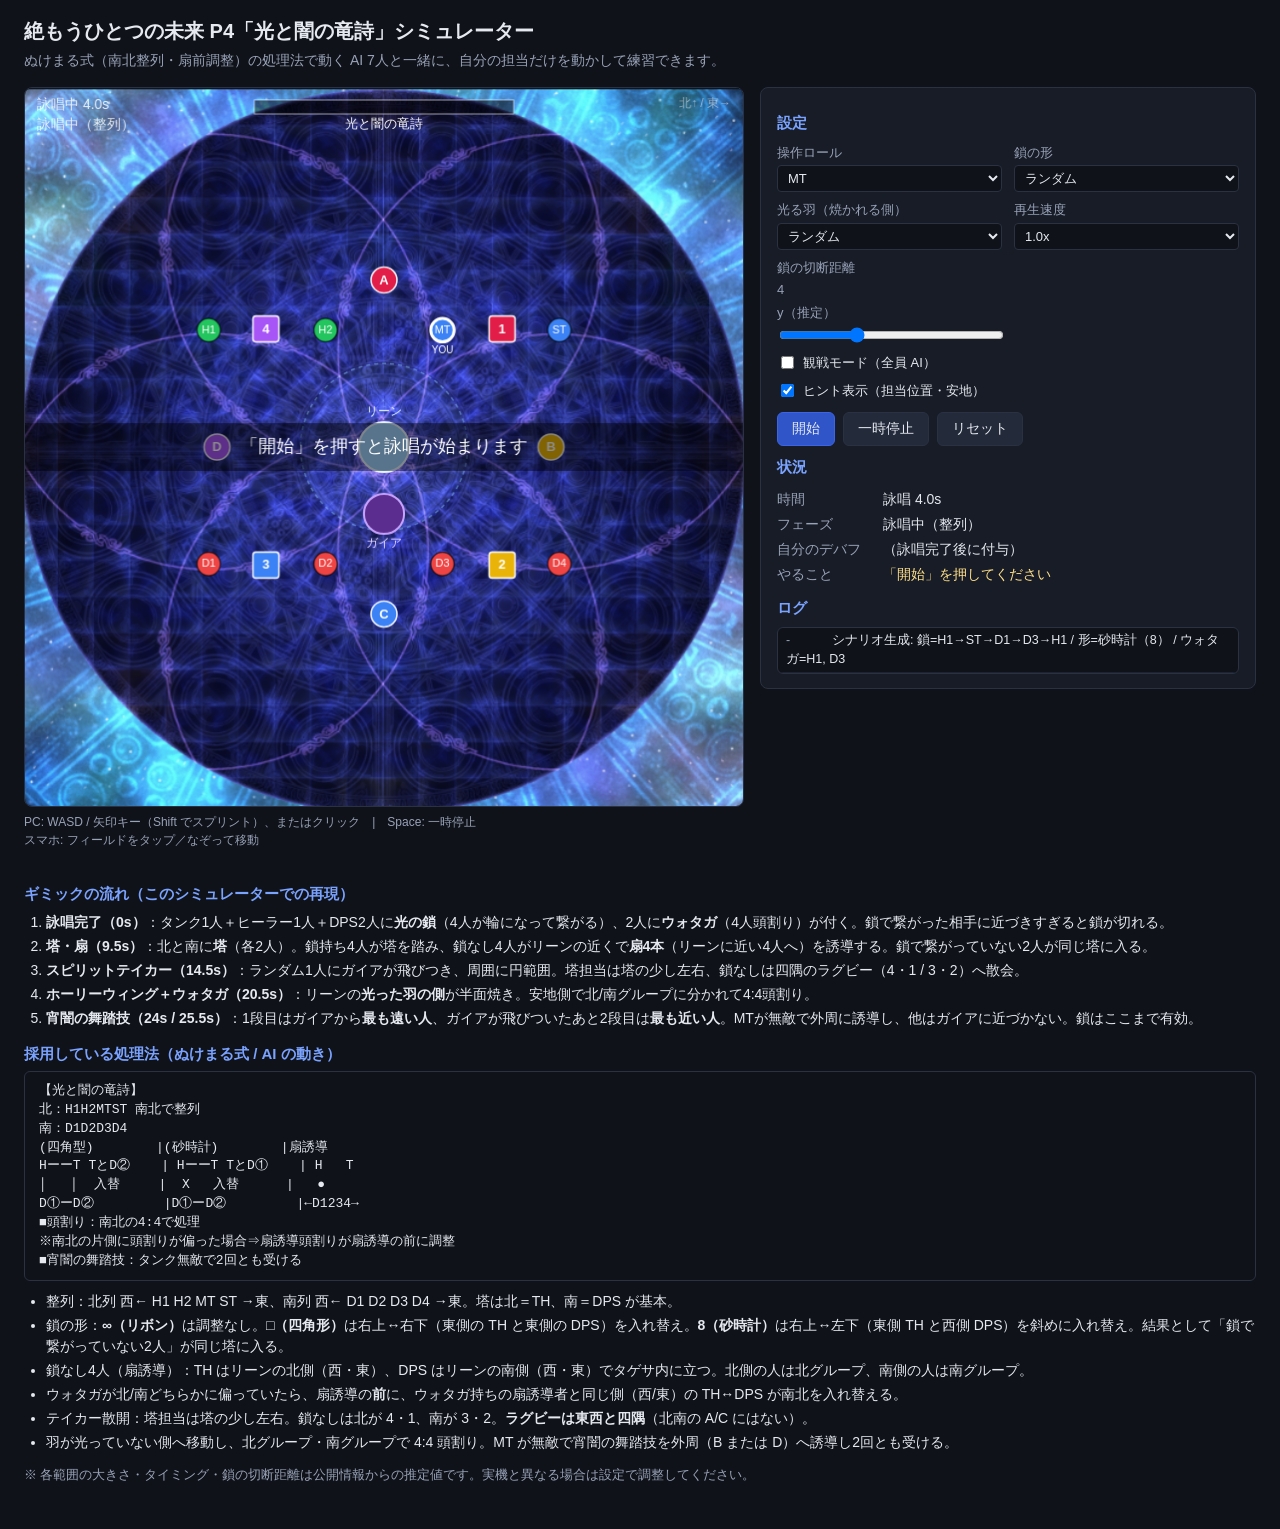
<file: index.html>
<!DOCTYPE html>
<html lang="ja">
<head>
<meta charset="utf-8">
<meta name="viewport" content="width=device-width, initial-scale=1, viewport-fit=cover">
<meta name="theme-color" content="#0f1218">
<title>絶もうひとつの未来 P4「光と闇の竜詩」シミュレーター</title>
<link rel="stylesheet" href="style.css?v=5">
</head>
<body>
<header>
  <h1>絶もうひとつの未来 P4「光と闇の竜詩」シミュレーター</h1>
  <p class="sub">ぬけまる式（南北整列・扇前調整）の処理法で動く AI 7人と一緒に、自分の担当だけを動かして練習できます。</p>
</header>

<main>
  <section class="arena-wrap">
    <canvas id="arena" width="720" height="720"></canvas>
    <div class="touch-bar">
      <button id="sprintBtn" class="sprint">スプリント（押している間）</button>
    </div>
    <div class="controls-hint">PC: WASD / 矢印キー（Shift でスプリント）、またはクリック　|　Space: 一時停止<br>スマホ: フィールドをタップ／なぞって移動</div>
  </section>

  <aside class="panel">
    <h2>設定</h2>
    <div class="grid">
      <label>操作ロール
        <select id="role">
          <option value="0">MT</option><option value="1">ST</option>
          <option value="2">H1</option><option value="3">H2</option>
          <option value="4">D1</option><option value="5">D2</option>
          <option value="6">D3</option><option value="7">D4</option>
        </select>
      </label>
      <label>鎖の形
        <select id="shape">
          <option value="random">ランダム</option>
          <option value="ribbon">リボン（∞）調整なし</option>
          <option value="square">四角形（□）右上↔右下</option>
          <option value="hourglass">砂時計（8）右上↔左下</option>
        </select>
      </label>
      <label>光る羽（焼かれる側）
        <select id="wing">
          <option value="random">ランダム</option>
          <option value="E">東</option>
          <option value="W">西</option>
        </select>
      </label>
      <label>再生速度
        <select id="speed">
          <option value="0.5">0.5x</option>
          <option value="0.75">0.75x</option>
          <option value="1" selected>1.0x</option>
        </select>
      </label>
      <label>鎖の切断距離 <span id="tetherVal">4</span>y（推定）
        <input id="tether" type="range" min="3" max="6" step="0.5" value="4">
      </label>
      <label class="check"><input id="spectate" type="checkbox"> 観戦モード（全員 AI）</label>
      <label class="check"><input id="hint" type="checkbox" checked> ヒント表示（担当位置・安地）</label>
    </div>
    <div class="buttons">
      <button id="start" class="primary">開始</button>
      <button id="pause">一時停止</button>
      <button id="reset">リセット</button>
    </div>

    <h2>状況</h2>
    <div id="status" class="status">
      <div><span class="k">時間</span><span id="stTime">-</span></div>
      <div><span class="k">フェーズ</span><span id="stPhase">-</span></div>
      <div><span class="k">自分のデバフ</span><span id="stDebuff">-</span></div>
      <div class="hint"><span class="k">やること</span><span id="stHint">「開始」を押してください</span></div>
    </div>

    <div id="result" class="result hidden"></div>

    <h2>ログ</h2>
    <ul id="log" class="log"></ul>
  </aside>
</main>

<section class="doc">
  <h2>ギミックの流れ（このシミュレーターでの再現）</h2>
  <ol>
    <li><b>詠唱完了（0s）</b>：タンク1人＋ヒーラー1人＋DPS2人に<b>光の鎖</b>（4人が輪になって繋がる）、2人に<b>ウォタガ</b>（4人頭割り）が付く。鎖で繋がった相手に近づきすぎると鎖が切れる。</li>
    <li><b>塔・扇（9.5s）</b>：北と南に<b>塔</b>（各2人）。鎖持ち4人が塔を踏み、鎖なし4人がリーンの近くで<b>扇4本</b>（リーンに近い4人へ）を誘導する。鎖で繋がっていない2人が同じ塔に入る。</li>
    <li><b>スピリットテイカー（14.5s）</b>：ランダム1人にガイアが飛びつき、周囲に円範囲。塔担当は塔の少し左右、鎖なしは四隅のラグビー（4・1 / 3・2）へ散会。</li>
    <li><b>ホーリーウィング＋ウォタガ（20.5s）</b>：リーンの<b>光った羽の側</b>が半面焼き。安地側で北/南グループに分かれて4:4頭割り。</li>
    <li><b>宵闇の舞踏技（24s / 25.5s）</b>：1段目はガイアから<b>最も遠い人</b>、ガイアが飛びついたあと2段目は<b>最も近い人</b>。MTが無敵で外周に誘導し、他はガイアに近づかない。鎖はここまで有効。</li>
  </ol>
  <h2>採用している処理法（ぬけまる式 / AI の動き）</h2>
  <pre class="macro">【光と闇の竜詩】
北：H1H2MTST 南北で整列
南：D1D2D3D4
(四角型)        |(砂時計)        |扇誘導
HーーT TとD②    | HーーT TとD①    | H   T
│   │  入替     |  X   入替      |   ●
D①ーD②         |D①ーD②         |←D1234→
■頭割り：南北の4:4で処理
※南北の片側に頭割りが偏った場合⇒扇誘導頭割りが扇誘導の前に調整
■宵闇の舞踏技：タンク無敵で2回とも受ける</pre>
  <ul>
    <li>整列：北列 西← H1 H2 MT ST →東、南列 西← D1 D2 D3 D4 →東。塔は北＝TH、南＝DPS が基本。</li>
    <li>鎖の形：<b>∞（リボン）</b>は調整なし。<b>□（四角形）</b>は右上↔右下（東側の TH と東側の DPS）を入れ替え。<b>8（砂時計）</b>は右上↔左下（東側 TH と西側 DPS）を斜めに入れ替え。結果として「鎖で繋がっていない2人」が同じ塔に入る。</li>
    <li>鎖なし4人（扇誘導）：TH はリーンの北側（西・東）、DPS はリーンの南側（西・東）でタゲサ内に立つ。北側の人は北グループ、南側の人は南グループ。</li>
    <li>ウォタガが北/南どちらかに偏っていたら、扇誘導の<b>前</b>に、ウォタガ持ちの扇誘導者と同じ側（西/東）の TH↔DPS が南北を入れ替える。</li>
    <li>テイカー散開：塔担当は塔の少し左右。鎖なしは北が 4・1、南が 3・2。<b>ラグビーは東西と四隅</b>（北南の A/C にはない）。</li>
    <li>羽が光っていない側へ移動し、北グループ・南グループで 4:4 頭割り。MT が無敵で宵闇の舞踏技を外周（B または D）へ誘導し2回とも受ける。</li>
  </ul>
  <p class="note">※ 各範囲の大きさ・タイミング・鎖の切断距離は公開情報からの推定値です。実機と異なる場合は設定で調整してください。</p>
</section>

<script src="arena.js?v=11"></script>
<script src="sim.js?v=15"></script>
<script src="app.js?v=7"></script>
</body>
</html>
</file>
<file: style.css>
:root {
  --bg: #0f1218;
  --panel: #171c26;
  --border: #2a3142;
  --text: #e6e9f0;
  --muted: #98a2b8;
  --accent: #7aa2ff;
  --ok: #4ade80;
  --fail: #f87171;
}
* { box-sizing: border-box; }
body {
  margin: 0;
  background: var(--bg);
  color: var(--text);
  font-family: "Segoe UI", "Yu Gothic UI", "Hiragino Sans", "Noto Sans JP", sans-serif;
  font-size: 14px;
  line-height: 1.5;
}
header { padding: 16px 24px 4px; }
header h1 { margin: 0; font-size: 20px; }
header .sub { margin: 4px 0 0; color: var(--muted); }
.nav { display: flex; flex-wrap: wrap; gap: 8px; margin-top: 10px; }
.nav a {
  color: var(--accent); text-decoration: none; font-size: 13px;
  padding: 5px 12px; border: 1px solid var(--border); border-radius: 6px; background: #171c26;
}
.nav a:hover { background: #232a3a; }
.nav a.active { background: #2f55c9; color: #fff; border-color: #3b64e6; }

main {
  display: flex;
  gap: 16px;
  padding: 12px 24px;
  align-items: flex-start;
  flex-wrap: wrap;
}
.arena-wrap { flex: 0 0 auto; }
canvas#arena {
  display: block;
  width: 720px;
  height: 720px;
  max-width: 100%;
  aspect-ratio: 1 / 1;
  background: #0a0d13;
  border: 1px solid var(--border);
  border-radius: 8px;
  cursor: crosshair;
  touch-action: none;
  -webkit-user-select: none;
  user-select: none;
  -webkit-tap-highlight-color: transparent;
}
.controls-hint { color: var(--muted); font-size: 12px; margin-top: 6px; }
.touch-bar { display: none; margin-top: 8px; }
.touch-bar .sprint {
  width: 100%; padding: 14px; font-size: 16px; touch-action: none;
  -webkit-user-select: none; user-select: none;
}
.touch-bar .sprint.on { background: #2f55c9; border-color: #3b64e6; }
@media (hover: none) and (pointer: coarse) {
  .touch-bar { display: block; }
}

.panel {
  flex: 1 1 340px;
  min-width: 320px;
  max-width: 520px;
  background: var(--panel);
  border: 1px solid var(--border);
  border-radius: 8px;
  padding: 14px 16px;
}
.panel h2 { font-size: 15px; margin: 10px 0 8px; color: var(--accent); }
.grid { display: grid; grid-template-columns: 1fr 1fr; gap: 8px 12px; }
.grid label { display: flex; flex-direction: column; gap: 3px; font-size: 13px; color: var(--muted); }
.grid label.check { flex-direction: row; align-items: center; gap: 6px; color: var(--text); grid-column: span 2; }
select, input[type=range] { width: 100%; }
select {
  background: #0f1218; color: var(--text); border: 1px solid var(--border);
  border-radius: 4px; padding: 4px 6px; font-size: 13px;
}
.buttons { display: flex; gap: 8px; margin: 12px 0 4px; }
button {
  background: #232a3a; color: var(--text); border: 1px solid var(--border);
  border-radius: 6px; padding: 7px 14px; font-size: 14px; cursor: pointer;
}
button:hover { background: #2c3449; }
button.primary { background: #2f55c9; border-color: #3b64e6; }
button.primary:hover { background: #3a63dd; }

.status div { display: flex; gap: 10px; padding: 2px 0; }
.status .k { flex: 0 0 96px; color: var(--muted); }
.status .hint span:last-child { color: #ffe08a; }

.result { margin-top: 10px; padding: 10px 12px; border-radius: 6px; border: 1px solid; }
.result.ok { border-color: var(--ok); background: rgba(74, 222, 128, 0.08); }
.result.fail { border-color: var(--fail); background: rgba(248, 113, 113, 0.08); }
.result h3 { margin: 0 0 6px; font-size: 15px; }
.result ul { margin: 0; padding-left: 18px; }
.hidden { display: none; }

.log {
  list-style: none; margin: 0; padding: 0;
  max-height: 260px; overflow-y: auto;
  border: 1px solid var(--border); border-radius: 6px;
  background: #0f1218; font-size: 12.5px;
}
.log li { padding: 3px 8px; border-bottom: 1px solid #1d2331; }
.log li .t { color: var(--muted); display: inline-block; width: 46px; }
.log li.ok { color: var(--ok); }
.log li.fail { color: var(--fail); }
.log li.info { color: var(--text); }

.doc { padding: 8px 24px 32px; max-width: 1280px; }
.doc h2 { font-size: 15px; color: var(--accent); margin: 14px 0 6px; }
.doc ol, .doc ul { margin: 0; padding-left: 22px; }
.doc li { margin: 3px 0; }
.doc .note { color: var(--muted); font-size: 12.5px; }
/* スマホ・タブレット */
@media (max-width: 900px) {
  header { padding: 12px 12px 2px; }
  header h1 { font-size: 16px; }
  header .sub { font-size: 12px; }
  main { flex-direction: column; padding: 8px 12px; gap: 12px; }
  .arena-wrap { width: 100%; }
  canvas#arena { width: 100%; height: auto; }
  .panel { max-width: none; min-width: 0; width: 100%; padding: 12px; }
  .grid { grid-template-columns: 1fr 1fr; }
  select { font-size: 16px; padding: 8px 6px; } /* iOS の自動ズーム防止 */
  button { padding: 12px 14px; font-size: 15px; }
  .buttons { flex-wrap: wrap; }
  .buttons button { flex: 1 1 30%; }
  .status .k { flex-basis: 84px; }
  .log { max-height: 180px; }
  .doc { padding: 8px 12px 28px; }
  .doc .macro { font-size: 11.5px; }
}
@media (max-width: 420px) {
  .grid { grid-template-columns: 1fr; }
  .grid label.check { grid-column: span 1; }
}
.doc .macro {
  background: #0f1218; border: 1px solid var(--border); border-radius: 6px;
  padding: 10px 14px; margin: 6px 0 10px; font-size: 13px; line-height: 1.45;
  font-family: Consolas, "MS Gothic", monospace; white-space: pre; overflow-x: auto;
}
</file>
